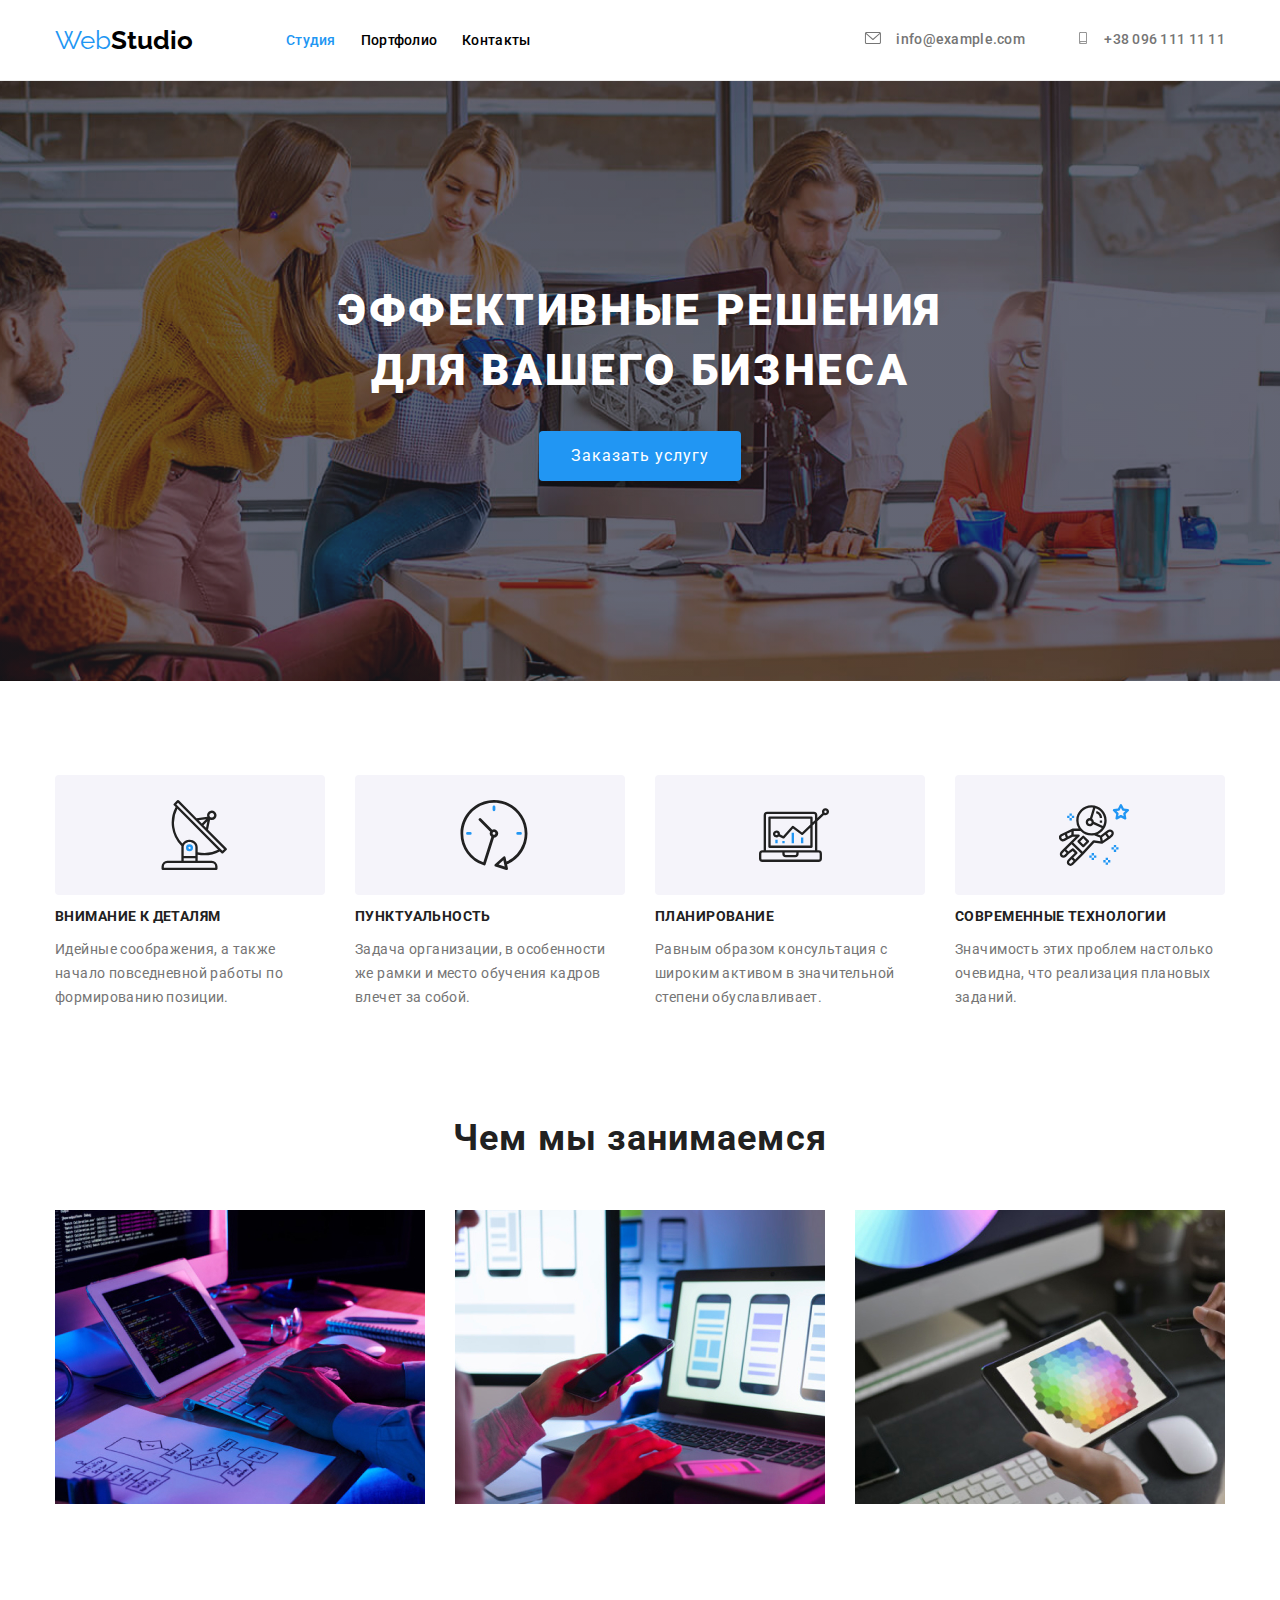
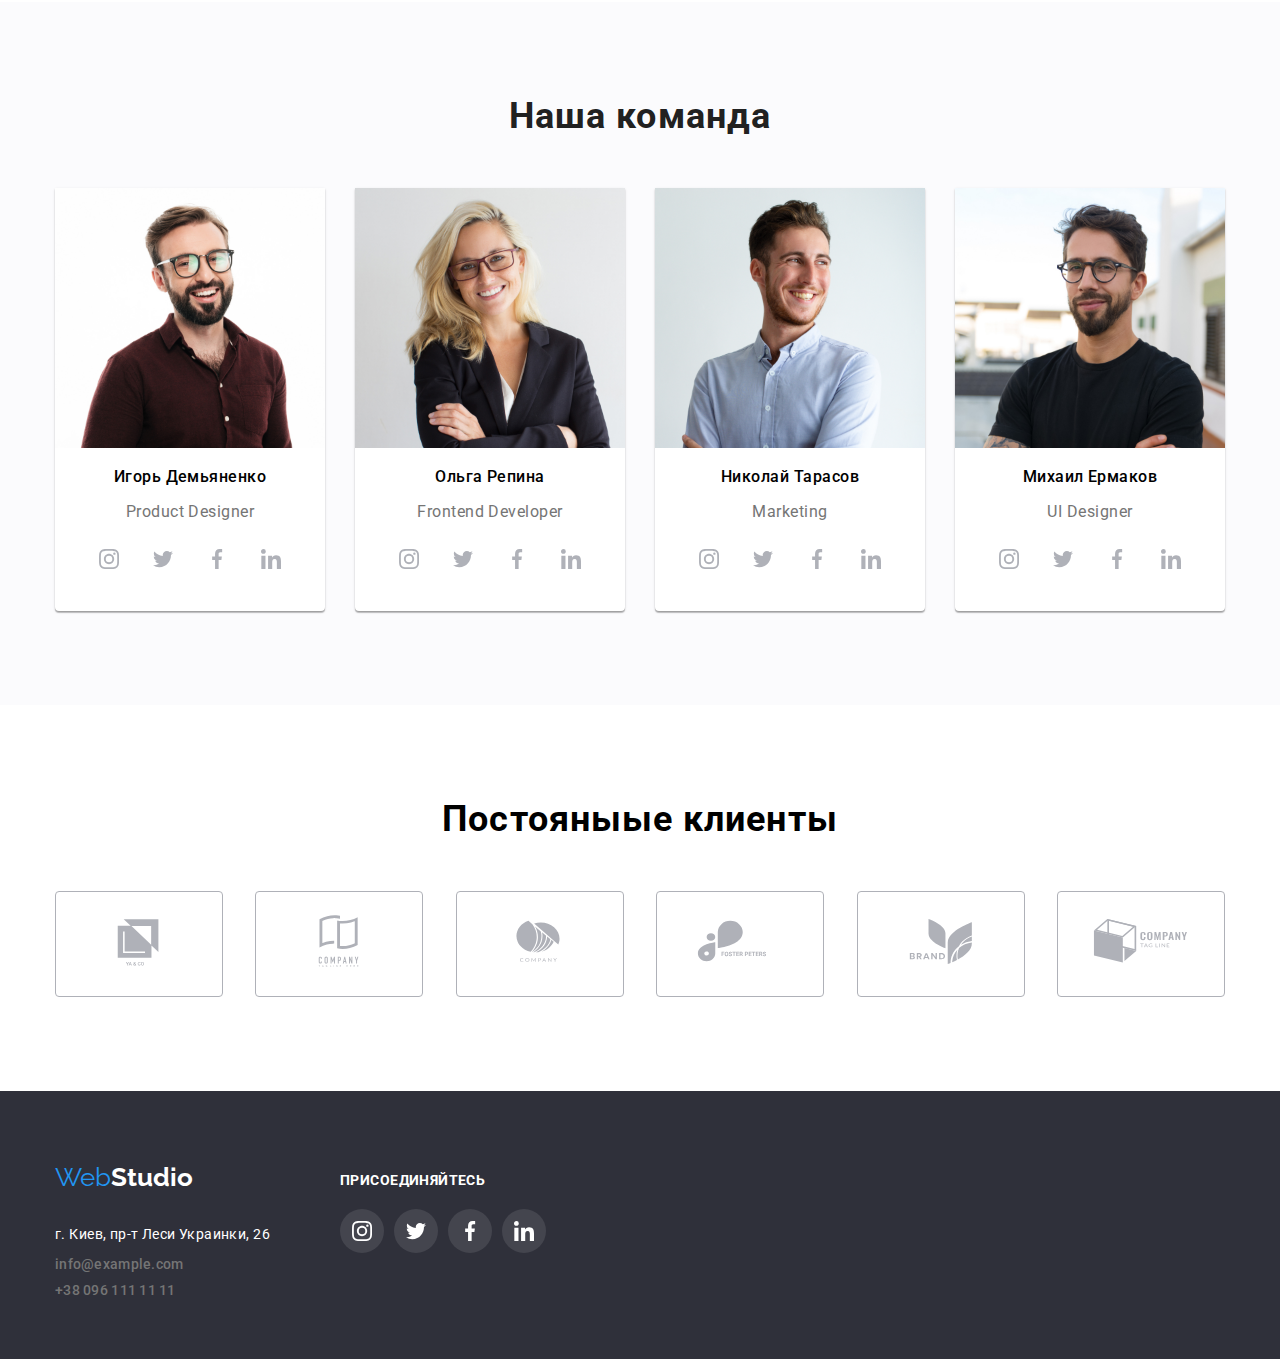
<file: index.html>
<!DOCTYPE html>
<html lang="ru">
  <head>
    <meta charset="UTF-8" />
    <meta http-equiv="X-UA-Compatible" content="IE=edge" />
    <meta name="viewport" content="width=device-width, initial-scale=1.0" />
    <title>Document</title>
    <link rel="preconnect" href="https://fonts.googleapis.com" />
    <link rel="preconnect" href="https://fonts.gstatic.com" crossorigin />
    <link
      href="https://fonts.googleapis.com/css2?family=Raleway:wght@700&family=Roboto:wght@400;500;700;900&display=swap"
      rel="stylesheet"
    />
    <link
      rel="stylesheet"
      href="https://cdn.jsdelivr.net/npm/modern-normalize@1.1.0/modern-normalize.min.css"
    />
    <link rel="stylesheet" href="./css/style.css" />
  </head>

  <body>
    <header class="header">
      <div class="container header-container">
        <nav class="nav">
          <a class="logo" href="./index.html"
            ><span class="logo-text">Web</span>Studio</a
          >
          <ul class="nav-list">
            <li class="nav-item">
              <a class="nav-link active" href="./index.html">Студия</a>
            </li>
            <li class="nav-item">
              <a class="nav-link" href="./portfolio.html">Портфолио</a>
            </li>
            <li class="nav-item">
              <a class="nav-link" href="#">Контакты</a>
            </li>
          </ul>
        </nav>
        <ul class="header-contacts">
          <li class="header-contact">
            <a class="header-contact-link" href="mailto:info@example.com">
              <svg width="20px" height="12px" class="header-icon">
                <use href="./images/icons.svg#icon-masage"></use>
              </svg>
              info@example.com</a
            >
          </li>
          <li class="header-contact">
            <a class="header-contact-link" href="tel:+380961111111">
              <svg width="16px" height="12px" class="header-icon">
                <use href="./images/icons.svg#icon-smartphone"></use>
              </svg>
              +38 096 111 11 11</a
            >
          </li>
        </ul>
      </div>
    </header>
    <main>
      <section class="hero section">
        <div class="container">
          <h1 class="title">Эффективные решения для вашего бизнеса</h1>
          <button class="btn">Заказать услугу</button>
        </div>
      </section>
      <section class="section about-us">
        <div class="container">
          <ul class="about-us-list">
            <li class="about-us-items">
              <div class="about-scr">
                <svg width="70px" height="70px">
                  <use href="./images/icons.svg#icon-anten"></use>
                </svg>
              </div>
              <h3 class="about-us-title">Внимание к деталям</h3>
              <p class="about-us-text">
                Идейные соображения, а также начало повседневной работы по
                формированию позиции.
              </p>
            </li>
            <li class="about-us-items">
              <div class="about-scr">
                <svg width="70px" height="70px">
                  <use href="./images/icons.svg#icon-clock"></use>
                </svg>
              </div>
              <h3 class="about-us-title">Пунктуальность</h3>
              <p class="about-us-text">
                Задача организации, в особенности же рамки и место обучения
                кадров влечет за собой.
              </p>
            </li>
            <li class="about-us-items">
              <div class="about-scr">
                <svg width="70px" height="70px">
                  <use href="./images/icons.svg#icon-diagram"></use>
                </svg>
              </div>
              <h3 class="about-us-title">Планирование</h3>
              <p class="about-us-text">
                Равным образом консультация с широким активом в значительной
                степени обуславливает.
              </p>
            </li>
            <li class="about-us-items">
              <div class="about-scr">
                <svg width="70px" height="70px">
                  <use href="./images/icons.svg#icon-astronaut"></use>
                </svg>
              </div>
              <h3 class="about-us-title">Современные технологии</h3>
              <p class="about-us-text">
                Значимость этих проблем настолько очевидна, что реализация
                плановых заданий.
              </p>
            </li>
          </ul>
        </div>
      </section>
      <section class="section work">
        <div class="container">
          <h2 class="work-heading">Чем мы занимаемся</h2>
          <ul class="work-list">
           
              <li class="work-item">
              <img class="work-img"
                src="./images/1img.jpg"
                alt="img"
                width="370"
              />
              
            </li>
         
          
            <li class="work-item">
              <img
                class="work-img"
                src="./images/2img.jpg"
                alt="img"
                width="370"
              />
            </li>
            <li class="work-item">
              <img
                class="work-img"
                src="./images/img.jpg"
                alt="img"
                width="370"
              />
            </li>
          </ul>
        </div>
      </section>
      <section class="team section">
        <div class="container">
          <h2 class="team-heading">Наша команда</h2>
          <ul class="team-list">
            <li class="team-boxes">
              <img
                class="img-team"
                src="./images/face.jpg"
                alt="face"
                width="270"
              />
              <div class="team-link">
                <h3 class="team-names">Игорь Демьяненко</h3>
                <p class="team-position">Product Designer</p>

                <ul class="team-icons">
                  <li class="team-icon">
                    <a class="social-link" href="#">
                      <svg class="team-scr" width="20" height="20">
                        <use
                          href="./images/icons.svg#icon-instagram"
                        ></use></svg
                    ></a>
                  </li>
                  <li class="team-icon">
                    <a class="social-link" href="#">
                      <svg class="team-scr" width="20" height="20">
                        <use href="./images/icons.svg#icon-twitter"></use></svg
                    ></a>
                  </li>
                  <li class="team-icon">
                    <a class="social-link" href="">
                      <svg class="team-scr" width="20" height="20">
                        <use href="./images/icons.svg#icon-facebook"></use></svg
                    ></a>
                  </li>
                  <li class="team-icon">
                    <a class="social-link" href=""
                      ><svg class="team-scr" width="20" height="20">
                        <use href="./images/icons.svg#icon-linkedin"></use>
                      </svg>
                    </a>
                  </li>
                </ul>
              </div>
            </li>
            <li class="team-boxes">
              <img
                class="img-team"
                src="./images/face1.jpg"
                alt="face"
                width="270"
              />
              <div class="team-link">
                <h3 class="team-names">Ольга Репина</h3>
                <p class="team-position">Frontend Developer</p>

                <ul class="team-icons">
                  <li class="team-icon">
                    <a class="social-link" href="#">
                      <svg class="team-scr" width="20" height="20">
                        <use
                          href="./images/icons.svg#icon-instagram"
                        ></use></svg
                    ></a>
                  </li>
                  <li class="team-icon">
                    <a class="social-link" href="#">
                      <svg class="team-scr" width="20" height="20">
                        <use href="./images/icons.svg#icon-twitter"></use></svg
                    ></a>
                  </li>
                  <li class="team-icon">
                    <a class="social-link" href="">
                      <svg class="team-scr" width="20" height="20">
                        <use href="./images/icons.svg#icon-facebook"></use></svg
                    ></a>
                  </li>
                  <li class="team-icon">
                    <a class="social-link" href=""
                      ><svg class="team-scr" width="20" height="20">
                        <use href="./images/icons.svg#icon-linkedin"></use>
                      </svg>
                    </a>
                  </li>
                
                </ul>
              </div>
              </li>
            <li class="team-boxes boxes">
              <img
                class="img-team"
                src="./images/face2.jpg"
                alt="face"
                width="270"
              />
              <div class="team-link">
                <h3 class="team-names">Николай Тарасов</h3>
                <p class="team-position">Marketing</p>
                <ul class="team-icons">
                  <li class="team-icon">
                    <a class="social-link" href="#">
                      <svg class="team-scr" width="20" height="20">
                        <use
                          href="./images/icons.svg#icon-instagram"
                        ></use></svg
                    ></a>
                  </li>
                  <li class="team-icon">
                    <a class="social-link" href="#">
                      <svg class="team-scr" width="20" height="20">
                        <use href="./images/icons.svg#icon-twitter"></use></svg
                    ></a>
                  </li>
                  <li class="team-icon">
                    <a class="social-link" href="">
                      <svg class="team-scr" width="20" height="20">
                        <use href="./images/icons.svg#icon-facebook"></use></svg
                    ></a>
                  </li>
                  <li class="team-icon">
                    <a class="social-link" href=""
                      ><svg class="team-scr" width="20" height="20">
                        <use href="./images/icons.svg#icon-linkedin"></use>
                      </svg>
                    </a>
                  </li>
                </ul>
              </div>
            </li>
            <li class="team-boxes">
              <img
                class="img-team"
                src="./images/face3.jpg"
                alt="face"
                width="270"
              />
              <div class="team-link">
                <h3 class="team-names">Михаил Ермаков</h3>
                <p class="team-position">UI Designer</p>
                <ul class="team-icons">
                  <li class="team-icon">
                    <a class="social-link" href="#">
                      <svg class="team-scr" width="20" height="20">
                        <use
                          href="./images/icons.svg#icon-instagram"
                        ></use></svg
                    ></a>
                  </li>
                  <li class="team-icon">
                    <a class="social-link" href="#">
                      <svg class="team-scr" width="20" height="20">
                        <use href="./images/icons.svg#icon-twitter"></use></svg
                    ></a>
                  </li>
                  <li class="team-icon">
                    <a class="social-link" href="">
                      <svg class="team-scr" width="20" height="20">
                        <use href="./images/icons.svg#icon-facebook"></use></svg
                    ></a>
                  </li>
                  <li class="team-icon">
                    <a class="social-link" href=""
                      ><svg class="team-scr" width="20" height="20">
                        <use href="./images/icons.svg#icon-linkedin"></use>
                      </svg>
                    </a>
                  </li>
                </ul>
              </div>
            
            </li>
            </ul>
        </div>
      </section>
      <section class="section">
        <div class="container">
          <h2 class="client">Постояныые клиенты</h2>
          <ul class="client-list">
            <li class="client-icons">
              <svg width="106" height="60" class="clients-logo">
                <use href="./images/icons.svg#icon-logo-1"></use>
              </svg>
            </li>
            <li class="client-icons">
              <svg width="106" height="60" class="clients-logo">
                <use href="./images/icons.svg#icon-logo-2"></use>
              </svg>
            </li>
            <li class="client-icons">
              <svg width="106" height="60" class="clients-logo">
                <use href="./images/icons.svg#icon-logo-3"></use>
              </svg>
            </li>
            <li class="client-icons">
              <svg width="106" height="60" class="clients-logo">
                <use href="./images/icons.svg#icon-logo-4"></use>
              </svg>
            </li>
            <li class="client-icons">
              <svg width="106" height="60" class="clients-logo">
                <use href="./images/icons.svg#icon-logo-5"></use>
              </svg>
            </li>
            <li class="client-icons">
              <svg width="106" height="60" class="clients-logo">
                <use href="./images/icons.svg#icon-logo-6"></use>
              </svg>
            </li>
          </ul>
        </div>
      </section>
    </main>
    <footer class="footer">
      <div class="container footer-container">
        <div>
          <a class="footer-logo" href="/index.html"
            ><span class="logo-text">Web</span>Studio</a
          >
          <address class="footer-address">
            <p class="footer-map">г. Киев, пр-т Леси Украинки, 26</p>
            <a class="footer-contacts" href="mailto:info@example.com"
              >info@example.com</a
            >
            <a class="footer-contacts" href="tel:+380961111111"
              >+38 096 111 11 11</a
            >
          </address>
        </div>
        <div class="footer-link-section">
          <h2 class="footer-join">присоединяйтесь</h2>
          <ul class="footer-link">
            <li class="footer-social-icon">
              <a class="footer-social-link" href="#">
                <svg class="team-scr" width="20" height="20">
                  <use href="./images/icons.svg#icon-instagram"></use></svg
              ></a>
            </li>
            <li class="footer-social-icon">
              <a class="footer-social-link" href="#">
                <svg class="team-scr" width="20" height="20">
                  <use href="./images/icons.svg#icon-twitter"></use></svg
              ></a>
            </li>
            <li class="footer-social-icon">
              <a class="footer-social-link" href="#">
                <svg class="team-scr" width="20" height="20">
                  <use href="./images/icons.svg#icon-facebook"></use></svg
              ></a>
            </li>
            <li class="footer-social-icon">
              <a class="footer-social-link" href="#"
                ><svg class="team-scr" width="20" height="20">
                  <use href="./images/icons.svg#icon-linkedin"></use>
                </svg>
              </a>
            </li>
          </ul>
        </div>
      </div>
    </footer>
  </body>
  </html>
</file>
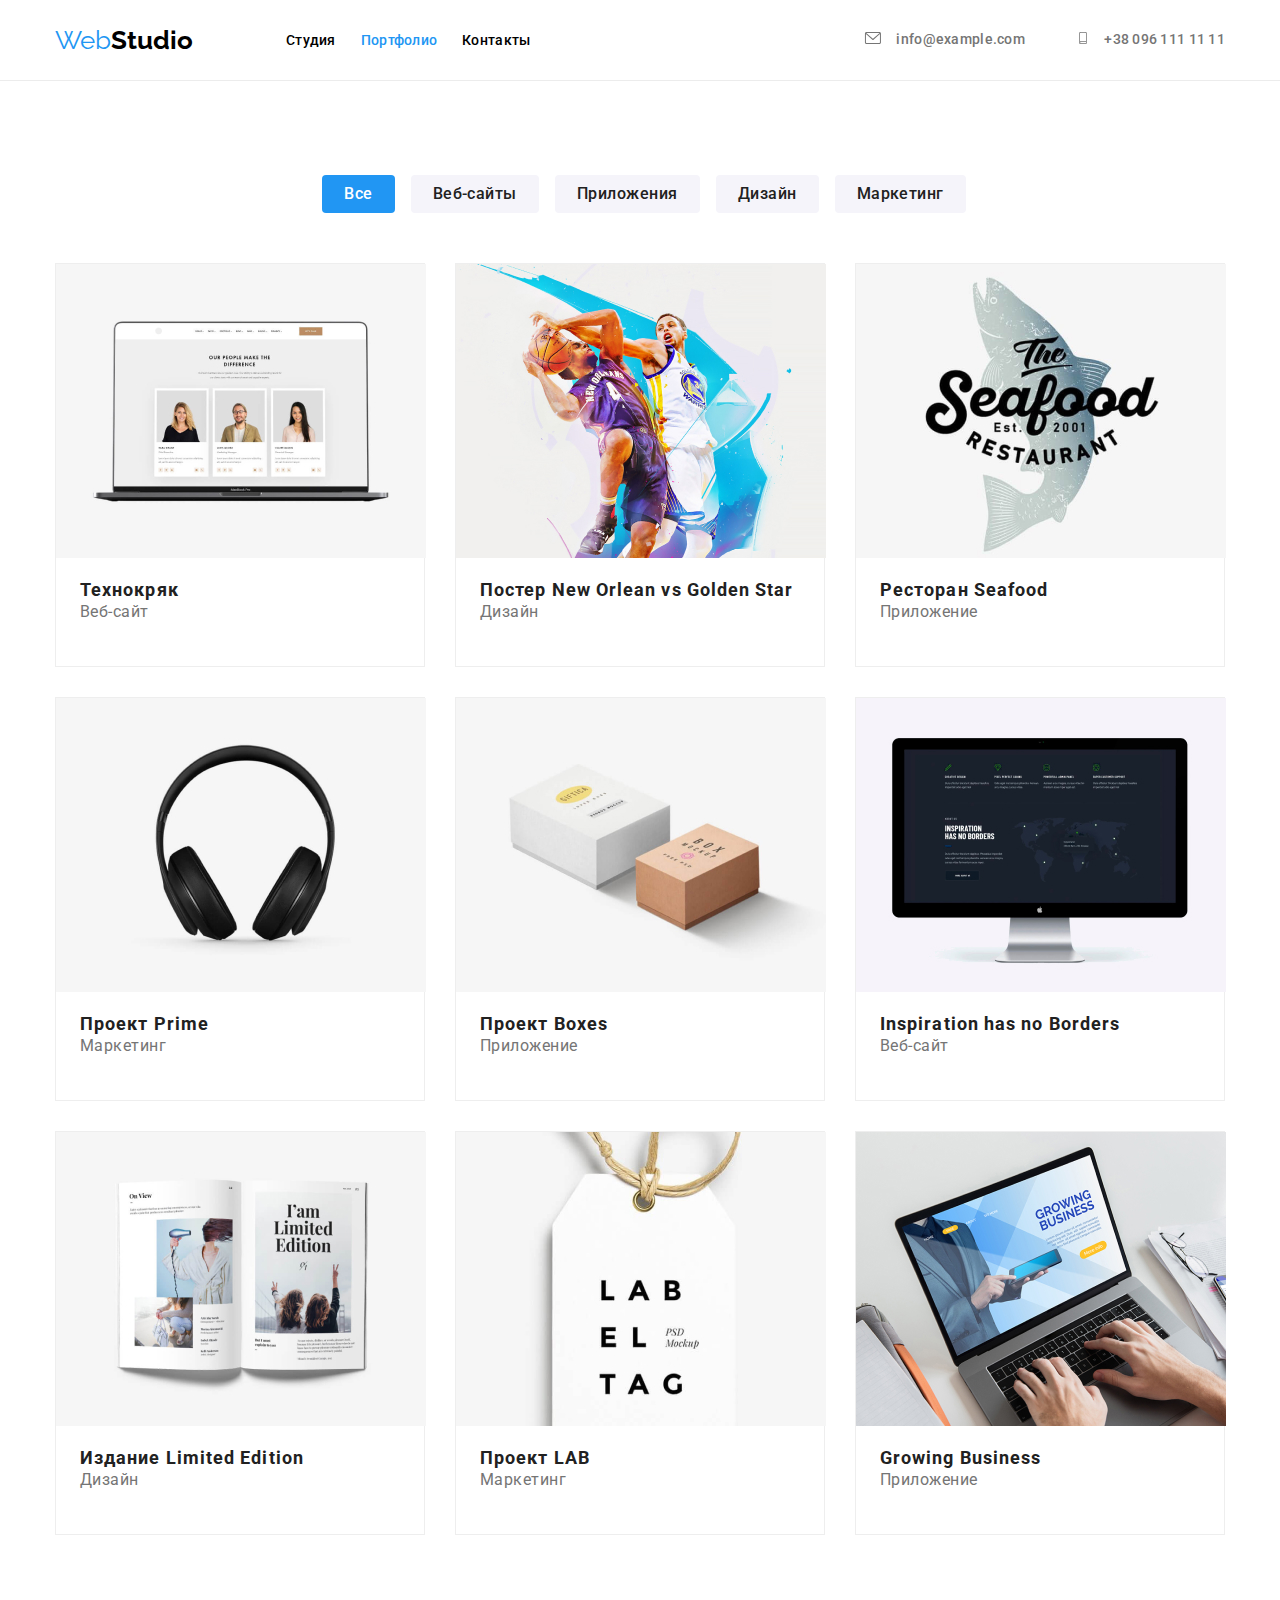
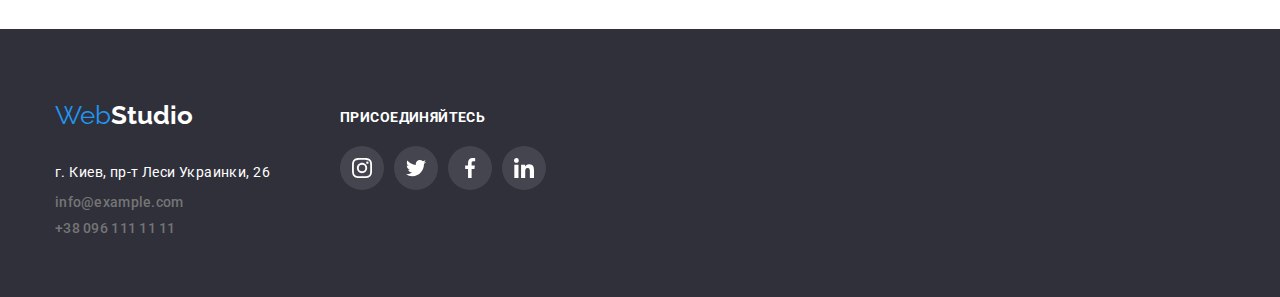
<file: portfolio.html>
<!DOCTYPE html>
<html lang="ru">
  <head>
    <meta charset="UTF-8" />
    <meta http-equiv="X-UA-Compatible" content="IE=edge" />
    <meta name="viewport" content="width=device-width, initial-scale=1.0" />
    <title>Document</title>
    <link rel="preconnect" href="https://fonts.googleapis.com" />
    <link rel="preconnect" href="https://fonts.gstatic.com" crossorigin />
    <link
      href="https://fonts.googleapis.com/css2?family=Raleway:wght@700&family=Roboto:wght@400;500;700;900&display=swap"
      rel="stylesheet"
    />
    <link
      rel="stylesheet"
      href="https://cdn.jsdelivr.net/npm/modern-normalize@1.1.0/modern-normalize.min.css"
    />
    <link rel="stylesheet" href="./css/style.css" />
  </head>
  <body>
    <header class="header">
      <div class="container header-container">
        <nav class="nav">
          <a class="logo" href="./index.html"
            ><span class="logo-text">Web</span>Studio</a
          >
          <ul class="nav-list">
            <li class="nav-item">
              <a class="nav-link" href="./index.html">Студия</a>
            </li>
            <li class="nav-item">
              <a class="nav-link active" href="./portfolio.html">Портфолио</a>
            </li>
            <li class="nav-item">
              <a class="nav-link" href="#">Контакты</a>
            </li>
          </ul>
        </nav>
        <ul class="header-contacts">
          <li class="header-contact">
            <a class="header-contact-link" href="mailto:info@example.com">
              <svg width="20px" height="12px" class="header-icon">
                <use href="./images/icons.svg#icon-masage"></use>
              </svg>
              info@example.com</a
            >
          </li>
          <li class="header-contact">
            <a class="header-contact-link" href="tel:+380961111111">
              <svg width="16px" height="12px" class="header-icon">
                <use href="./images/icons.svg#icon-smartphone"></use>
              </svg>
              +38 096 111 11 11</a
            >
          </li>
        </ul>
      </div>
    </header>
    <main class="main">
      <section class="section portfolio">
        <div class="container">
          <ul class="portfolio-buttons">
            <li><button class="portfolio-button actived">Все</button></li>
            <li><button class="portfolio-button">Веб-сайты</button></li>
            <li><button class="portfolio-button">Приложения</button></li>
            <li><button class="portfolio-button">Дизайн</button></li>
            <li><button class="portfolio-button">Маркетинг</button></li>
          </ul>
          <ul class="portfolio-list">
            <li class="portfolio-box">
             <div class="portfolio-pic"> <img
                class="portfolio-img"
                src="./images/site.jpg"
                alt="web"
                width="370"
              /> </div>
             
              <h3 class="portfolio-heading list">Технокряк</h3>
              <p class="portfolio-text items">Веб-сайт</p>
            </li>
            <li class="portfolio-box">
              <img src="./images/design-new.jpg" alt="design" width="370" />
              <h3 class="list">Постер New Orlean vs Golden Star</h3>
              <p class="items">Дизайн</p>
            </li>
            <li class="portfolio-box">
              <img src="./images/restoraunt.jpg" alt="restoraunt" width="370" />
              <h3 class="list">Ресторан Seafood</h3>
              <p class="items">Приложение</p>
            </li>
            <li class="portfolio-box">
              <img src="./images/mark.jpg" alt="marketing" width="370" />
              <h3 class="list">Проект Prime</h3>
              <p class="items">Маркетинг</p>
            </li>
            <li class="portfolio-box">
              <img src="./images/addbox.jpg" alt="add" width="370" />
              <h3 class="list">Проект Boxes</h3>
              <p class="items">Приложение</p>
            </li>
            <li class="portfolio-box">
              <img src="./images/web.jpg" alt="web" width="370" />
              <h3 class="list">Inspiration has no Borders</h3>
              <p class="items">Веб-сайт</p>
            </li>
            <li class="portfolio-box">
              <img src="./images/design.jpg" alt="dwsigm" width="370" />
              <h3 class="list">Издание Limited Edition</h3>
              <p class="items">Дизайн</p>
            </li>
            <li class="portfolio-box">
              <img src="./images/marketing.jpg" alt="marketing" width="370" />
              <h3 class="list">Проект LAB</h3>
              <p class="items">Маркетинг</p>
            </li>
            <li class="portfolio-box">
              <img src="./images/add.jpg" alt="add" width="370" />
              <h3 class="list">Growing Business</h3>
              <p class="items">Приложение</p>
            </li>
          </ul>
        </div>
      </section>
    </main>
    <footer class="footer">
      <div class="container footer-container">
        <div>
          <a class="footer-logo" href="/index.html"
            ><span class="logo-text">Web</span>Studio</a
          >
          <address class="footer-address">
            <p class="footer-map">г. Киев, пр-т Леси Украинки, 26</p>
            <a class="footer-contacts" href="mailto:info@example.com"
              >info@example.com</a
            >
            <a class="footer-contacts" href="tel:+380961111111"
              >+38 096 111 11 11</a
            >
          </address>
        </div>
        <div class="footer-link-section">
          <h2 class="footer-join">присоединяйтесь</h2>
          <ul class="footer-link">
            <li class="footer-social-icon">
              <a class="footer-social-link" href="#">
                <svg class="team-scr" width="20" height="20">
                  <use href="./images/icons.svg#icon-instagram"></use></svg
              ></a>
            </li>
            <li class="footer-social-icon">
              <a class="footer-social-link" href="#">
                <svg class="team-scr" width="20" height="20">
                  <use href="./images/icons.svg#icon-twitter"></use></svg
              ></a>
            </li>
            <li class="footer-social-icon">
              <a class="footer-social-link" href="#">
                <svg class="team-scr" width="20" height="20">
                  <use href="./images/icons.svg#icon-facebook"></use></svg
              ></a>
            </li>
            <li class="footer-social-icon">
              <a class="footer-social-link" href="#"
                ><svg class="team-scr" width="20" height="20">
                  <use href="./images/icons.svg#icon-linkedin"></use>
                </svg>
              </a>
            </li>
          </ul>
        </div>
      </div>
    </footer>
  </body>
</html>
</file>
<file: css/style.css>
body {
  font-family: Roboto, sans-serif, raleway;
  background-color: white;
}

ul {
  margin: 0;
  padding: 0;
  list-style: none;
}

.footer {
  background-color: #2f303a;
  padding: 60px 0;
}

/* общие стили для одинаковых элементов */
.section {
  padding-top: 94px;
  padding-bottom: 94px;
}

.container {
  margin-right: auto;
  margin-left: auto;
  width: 1200px;
  padding-left: 15px;
  padding-right: 15px;
}

.hero {
  background-color: #2f303a;
  padding-top: 200px;
  padding-bottom: 200px;
margin-left: auto;
margin-right:auto ;
  background-image: url(../images/backgound.jpg);
  background-image: linear-gradient(
      to right,
      rgba(48, 49, 59, 0.4),
      rgba(47, 48, 58, 0.4)
    ),
    url(../images/backgound.jpg);

  background-repeat: no-repeat;
  max-width: 1600px;
  padding-top: 200px;
  background-position: center;
}

header {
  border-bottom: 1px solid #ececec;

}

header{
  border-bottom: 1px solid #ECECEC;

}

/* button styles start */
.btn {
  display: block;
  margin: 0 auto;

  padding-left: 32px;
  padding-right: 32px;
  padding-top: 10px;
  padding-bottom: 10px;

  font-family: inherit;
  letter-spacing: 0.06em;
  color: white;

  background: #2196f3;
  box-shadow: 0px 4px 4px rgba(0, 0, 0, 0.15);
  border-radius: 4px;

  font-size: 16px;
  line-height: 1.87;  

  cursor: pointer;
  border: none;
}

.portfolio-buttons li + li {
  margin-left: 8px;
}

.portfolio-buttons {
  display: flex;
  justify-content: center;
  margin: 0px;
  padding: 0px;
  margin-bottom: 50px;
}

.portfolio-button {
  margin-left: 8px;

  font-family: inherit;
  font-weight: 500;
  font-size: 16px;
  line-height: 1.62;
  text-align: center;
  letter-spacing: 0.03em;
  color: #212121;

  padding-left: 22px;
  padding-right: 22px;
  padding-top: 6px;
  padding-bottom: 6px;

  background: #f5f4fa;
  border-radius: 4px;
  border: none;
  cursor: pointer;
}
.portfolio-button:hover,
.portfolio-button:focus {
  background-color: #2196f3;
  color: #ffffff;
}
.actived {
  background-color: #2196f3;
  color: white;
}

.ac
/* button styles end */

/* header start */
.header {
  border: 1px solid #ececec;
  margin-bottom: 0px;
}

.header-container {
  display: flex;
}

.nav {
  display: flex;
  align-items: center;
}

.logo {
  color: black;
  font-family: Raleway;
  font-style: normal;
  font-weight: bold;
  font-size: 26px;
  line-height: 2;
  text-decoration: none;
  margin-right: 93px;
}

.logo-text {
  color: #2196f3;
  font-weight: 400;
  letter-spacing: 0.03;
  font-size: 26px;
  line-height: 1, 19;
}

.nav-item {
  padding-top: 18px;
  padding-bottom: 18px;
}
.nav-item:not(:last-child) {
  margin-right: 25px;
}

.nav-list {
  display: flex;
}

.nav-link {
  color: black;
  text-decoration: none;
  font-family: Roboto;
  font-style: normal;
  font-weight: 500;
  letter-spacing: 0.02em;
  font-size: 14px;
  line-height: 1.14;
  padding: 30px 0;
}
.nav-link:hover,
.nav-link:focus {
  color: #2196f3;
}

.active {
  color: #2196f3;
}

.header-contacts {
  display: flex;
  margin-left: auto;
}
.header-icon {
  margin-right: 10px;
  fill: currentColor;
}

.header-contact-link {
  font-weight: 500;
  font-size: 14px;
  line-height: 1.14;
  letter-spacing: 0.02em;
  display: block;
  color: #757575;
  text-decoration: none;
  text-align: center;
  padding: 32px 0;
  margin-left: 50px;
}

.header-contact-link:hover {
  color: #2196f3;
}

/* hero start */
.title {
  font-family: Roboto;
  font-style: normal;
  font-weight: 900;
  font-size: 44px;
  line-height: 1.36;
  text-align: center;
  letter-spacing: 0.06em;
  text-transform: uppercase;
  color: #ffffff;
  width: 696px;
  margin: 0;
  margin-bottom: 30px;
  margin-left: auto;
  margin-right: auto;
}
/* hero end */

/* about us start*/

.about-us-list {
  display: flex;
  justify-content: center;
  margin-left: 50px;
  margin: 0px;
  padding: 0px;
  justify-content: space-between;
}
.about-scr {
  background-color: #f5f4fa;

  padding-top: 25px;
  padding-bottom: 25px;
  padding-left: 104px;
  padding-right: 104px;
  border-radius: 4px;
  max-height: 120px;
  margin: 0auto;
  width: 270px;
}

.about-us-title {
  font-size: 14px;
  line-height: 1.14;
  letter-spacing: 0.03em;
  text-transform: uppercase;
  font-weight: 700;

  color: #212121;
}
.about-us-text {
  font-size: 14px;
  line-height: 1.7;
  letter-spacing: 0.03em;
  font-weight: 400;
  margin-right: 10px;
  width: 270px;

  color: #757575;
}

/* about us end */

/* work start */

.work {
  padding-top: 0px;
}
.work-heading,
.team-heading {
  /* обьеденить с тим хединг */
  font-size: 36px;
  line-height: 1.16;
  text-align: center;
  letter-spacing: 0.03em;
  margin: 0px;
  color: #212121;
  margin-bottom: 50px;
}
.work-list {
  display: flex;
  justify-content: space-between;
}

/* work end */

/* team start */

.team {
  background-color: #f5f4fa5d;
  padding-bottom: 94px;
}
.team-list {
  display: flex;
  margin: 0px;
  padding: 0px;
  justify-content: space-between;
}
.team-boxes {
  background: #ffffff;
  box-shadow: 0px 1px 3px rgba(0, 0, 0, 0.12), 0px 1px 1px rgba(0, 0, 0, 0.14),
    0px 2px 1px rgba(0, 0, 0, 0.2);
  border-radius: 0px 0px 4px 4px;
  text-align: center;
  margin: 0px;
}
.boxes:last-child {
  margin: 0px;
}
.team-names {
  font-family: Roboto;
  font-style: normal;
  font-weight: 500;
  font-size: 16px;
  line-height: 1, 18;
  letter-spacing: 0.03em;
}
.team-position {
  font-family: Roboto;
  font-style: normal;
  font-weight: normal;
  font-size: 16px;
  line-height: 1, 18;
  letter-spacing: 0.03em;
  color: #757575;
}

.team-icons {
  display: flex;
  justify-content: center;
}
.team-icon:not(:last-child) {
  margin-right: 10px;
}

.social-link {
  border-radius: 50%;
  fill: #afb1b8;
  width: 44px;
  height: 44px;
  display: flex;
  align-items: center;
  justify-content: center;
}
.team-link {
  padding-bottom: 30px;
}

.social-link:hover {
  background-color: #2196f3;
  fill: #ffffff;
}

/* team end */

/* clients start */


.client {
  font-family: Roboto;
  font-style: normal;
  font-weight: bold;
  font-size: 36px;
  line-height: 1.16;
  text-align: center;
  letter-spacing: 0.03em;
  margin: 0px;
  margin-bottom: 50px;
}

.clients-logo {
  fill: #afb1b8;
}

.clients-logo:hover {
  fill: #2196f3;
  border: 1px solid #ffffff;
}

.client-icons {
  border: 1px solid #afb1b8;
  box-sizing: border-box;
  border-radius: 4px;
  padding-top: 20px;
  padding-bottom: 20px;
  padding-left: 30px;
  padding-right: 30px;
}

.client-icons:hover{
  border: 1px solid #2196f3;
  fill: #2196f3;
}
.client-list {
  display: flex;
  justify-content: center;
  justify-content: space-between;
}

/* clients end */

/* footer start */

.footer-logo {
  color: white;
  font-family: Raleway;
  margin-bottom: 20px;
  font-weight: bold;
  font-size: 26px;
  line-height: 2;
  text-decoration: none;
  display: block;
}

.footer-map {
  margin: 0;
}
.footer-address {
  color: white;
  font-family: Roboto;
  font-style: normal;
  font-weight: normal;
  font-size: 14px;
  line-height: 1.71;
  letter-spacing: 0.03em;
}
.footer-contacts {
  font-weight: 500;
  font-size: 14px;
  line-height: 1.14;
  letter-spacing: 0.02em;
  display: block;
  margin-top: 10px;
  color: #757575;
  text-decoration: none;
}
.footer-contacts:hover {
  color: #2196f3;
}
.footer-container {
  display: flex;
}
.footer-join {
  font-style: normal;
  font-weight: bold;
  font-size: 14px;
  line-height: 1.14;
  letter-spacing: 0.03em;
  text-transform: uppercase;

  color: #ffffff;

  margin-bottom: 20px;
  padding-top: 10px;
}

.footer-link {
  display: flex;
}

.footer-link-section {
  margin-left: 70px;
}

.footer-icon {
  margin-right: 10px;
  fill: rgba(255, 255, 255, 0.1);
}

.footer-social-link {
  border-radius: 50%;
  fill: #ffffff;
  background-color: rgba(255, 255, 255, 0.1);
  width: 44px;
  height: 44px;
  display: flex;
  align-items: center;
  justify-content: center;
}

.footer-social-link:hover {
  background-color: #2196f3;
  fill: #ffffff;
}

/* footer end */

/* portfolio */

.portfolio {
  justify-content: center;
}
.portfolio-list {
  display: inline-flex;
  flex-wrap: wrap;
  justify-content: center;
  margin: 0px;
  padding: 0px;
}
.portfolio-box {
  margin-right: 30px;
  background: #ffffff;
  border: 1px solid #eeeeee;
  box-sizing: border-box;
  width: 370px;
  height: 404px;
}

.portfolio-box:hover {
  box-shadow: 0px 1px 1px rgba(0, 0, 0, 0.12), 0px 4px 4px rgba(0, 0, 0, 0.06),
    1px 4px 6px rgba(0, 0, 0, 0.16);
}

.portfolio-box:nth-child(3n) {
  margin-right: 0px;
}
.portfolio-box:nth-child(-n + 6) {
  margin-bottom: 30px;
}
.list {
  font-size: 18px;
  line-height: 2, 0;
  letter-spacing: 0.06em;
  color: #212121;
  margin-left: 24px;
  margin-bottom: 2px;
}
.items {
  font-size: 16px;
  line-height: 1, 9;
  letter-spacing: 0.03em;
  margin-left: 24px;
  color: #757575;
  margin-top: 2px;
  margin-bottom: 20px;
}

/* portfolio end */

.footer-social-icon:not(:first-child){
  margin-left: 10px;
}

.about-us-items:not(:last-child){
  margin-right: 30px;
}
.about-us-items{
  max-width: 270px;
}
</file>
